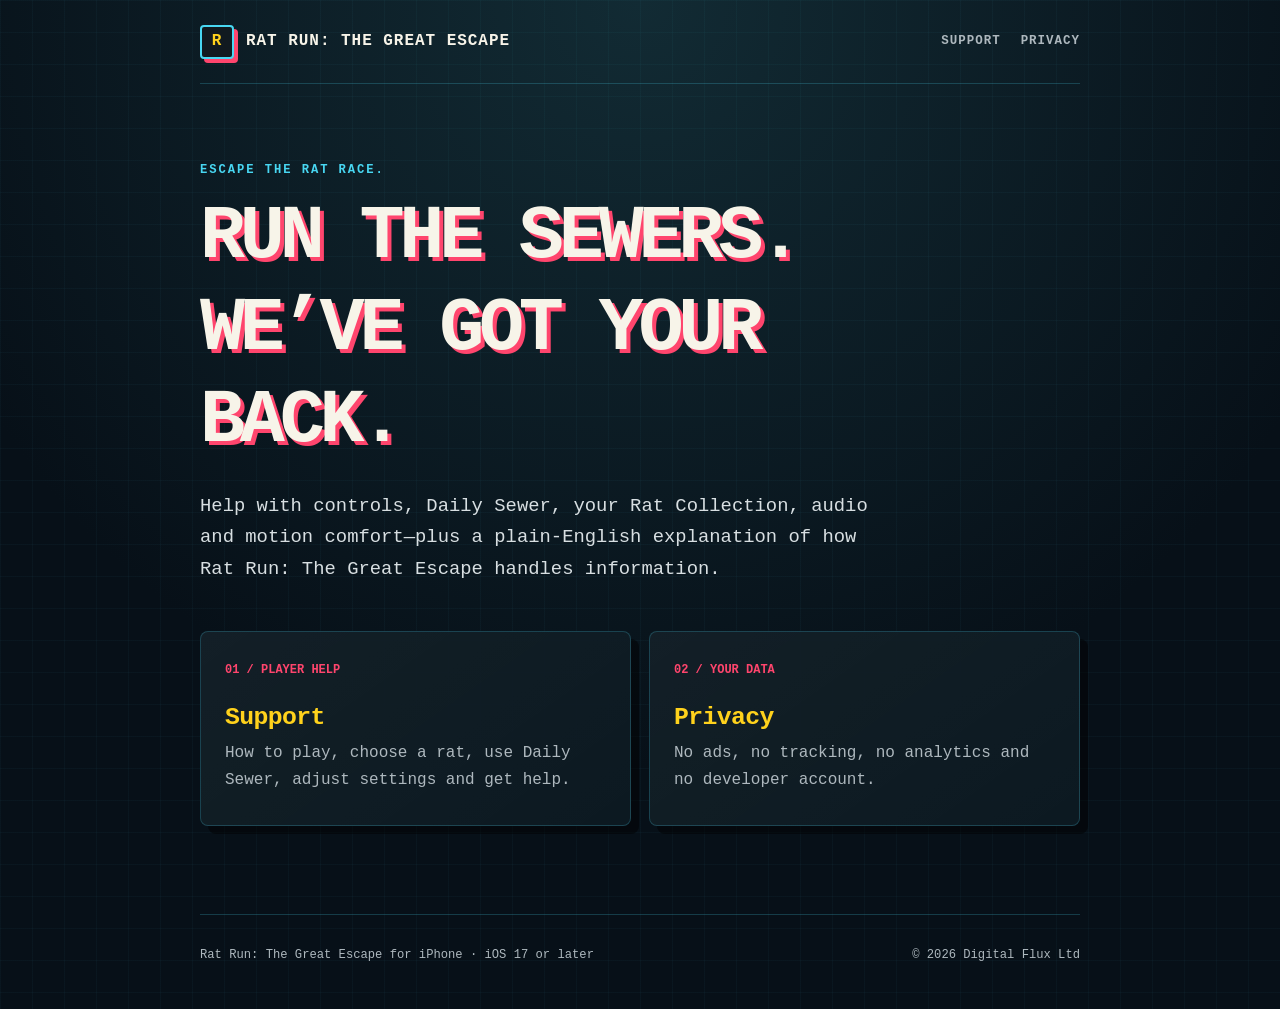
<file: index.html>
<!doctype html>
<html lang="en-GB">
<head>
    <meta charset="utf-8">
    <meta name="viewport" content="width=device-width, initial-scale=1">
    <meta name="description" content="Official support and privacy information for Rat Run: The Great Escape, the one-thumb retro sewer arcade game for iPhone.">
    <title>Rat Run: The Great Escape — Help &amp; Privacy</title>
    <link rel="stylesheet" href="./styles.css">
</head>
<body>
    <div class="site-shell">
        <header class="site-header">
            <a class="brand" href="./" aria-label="Rat Run: The Great Escape home">
                <span class="brand-mark" aria-hidden="true">R</span>
                <span>RAT RUN: THE GREAT ESCAPE</span>
            </a>
            <nav class="site-nav" aria-label="Main navigation">
                <a href="./support/">Support</a>
                <a href="./privacy/">Privacy</a>
            </nav>
        </header>

        <main>
            <p class="eyebrow">Escape the rat race.</p>
            <h1>RUN THE SEWERS.<br>WE’VE GOT YOUR BACK.</h1>
            <p class="lede">
                Help with controls, Daily Sewer, your Rat Collection, audio and
                motion comfort—plus a plain-English explanation of how Rat Run:
                The Great Escape handles information.
            </p>

            <div class="card-grid">
                <a class="card" href="./support/">
                    <span class="number">01 / PLAYER HELP</span>
                    <h2>Support</h2>
                    <p>How to play, choose a rat, use Daily Sewer, adjust settings and get help.</p>
                </a>
                <a class="card" href="./privacy/">
                    <span class="number">02 / YOUR DATA</span>
                    <h2>Privacy</h2>
                    <p>No ads, no tracking, no analytics and no developer account.</p>
                </a>
            </div>
        </main>

        <footer class="site-footer">
            <p>Rat Run: The Great Escape for iPhone · iOS 17 or later</p>
            <p>© 2026 Digital Flux Ltd</p>
        </footer>
    </div>
</body>
</html>
</file>
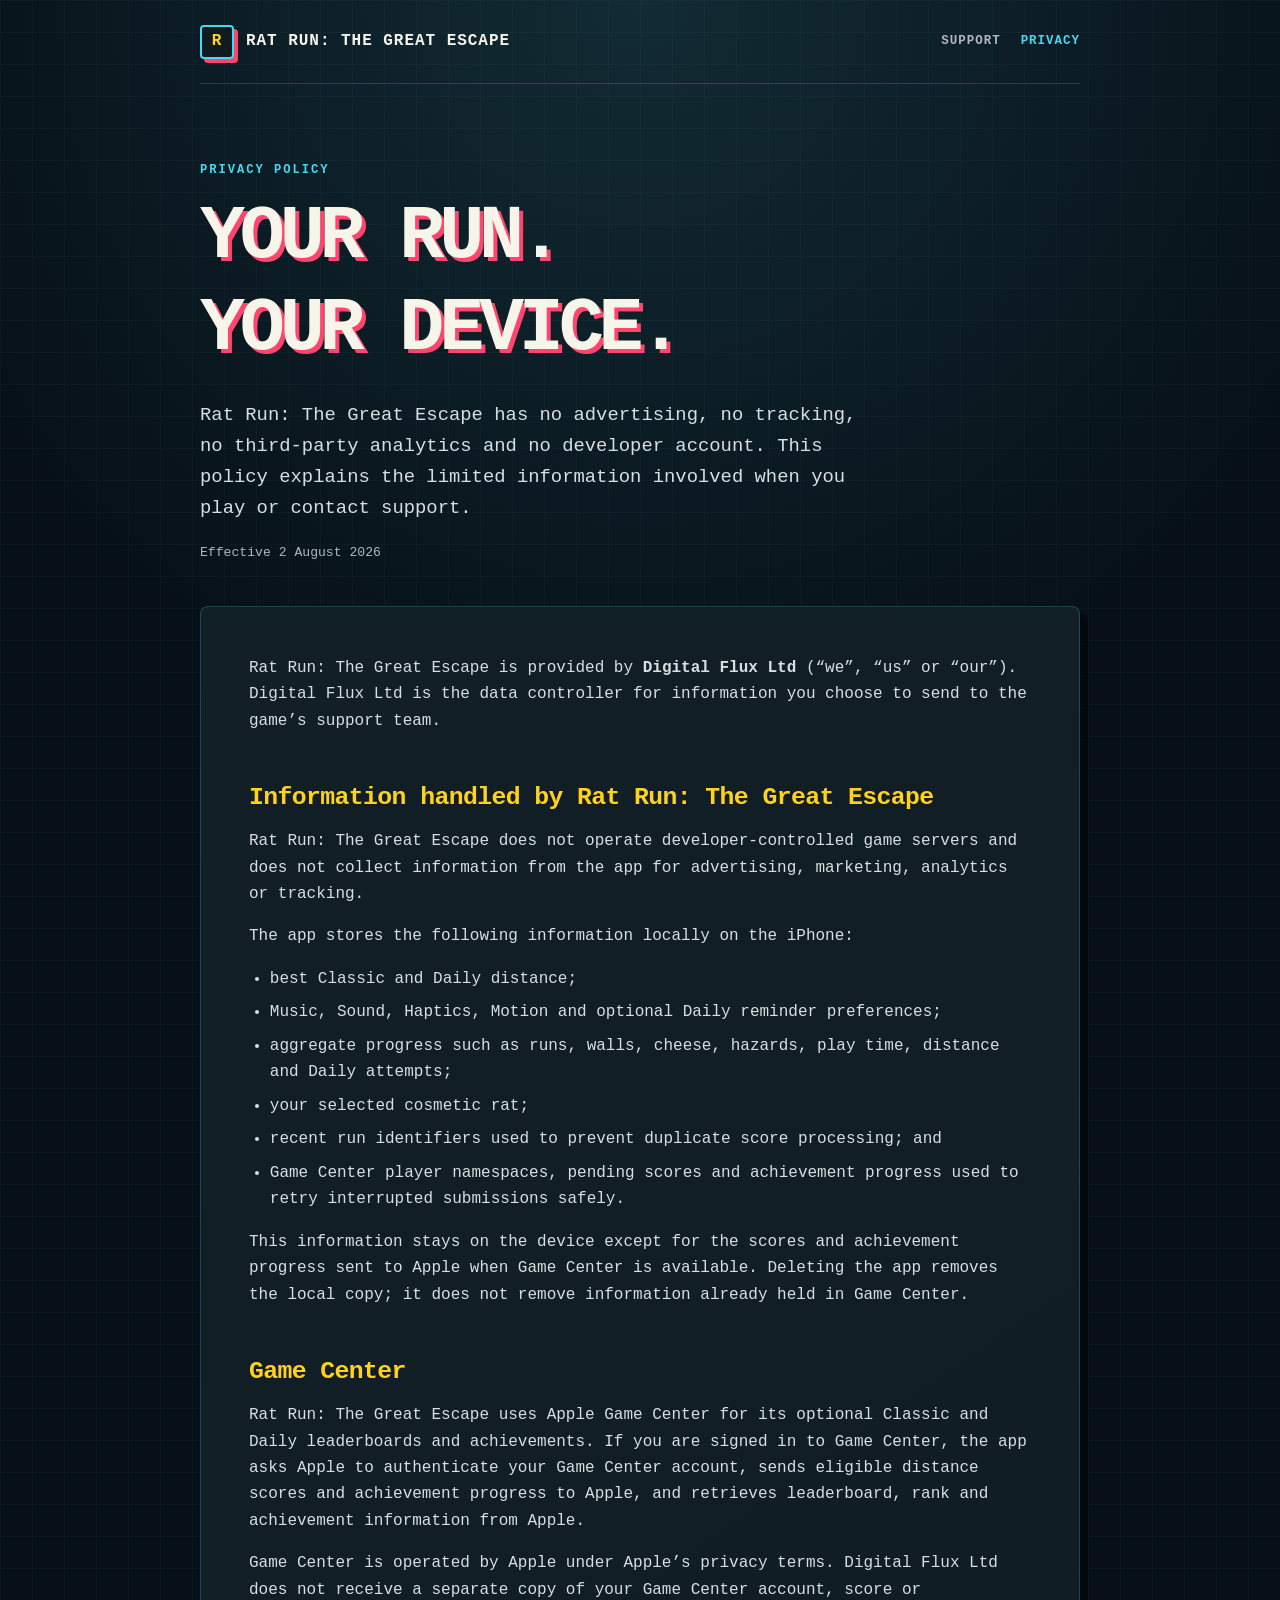
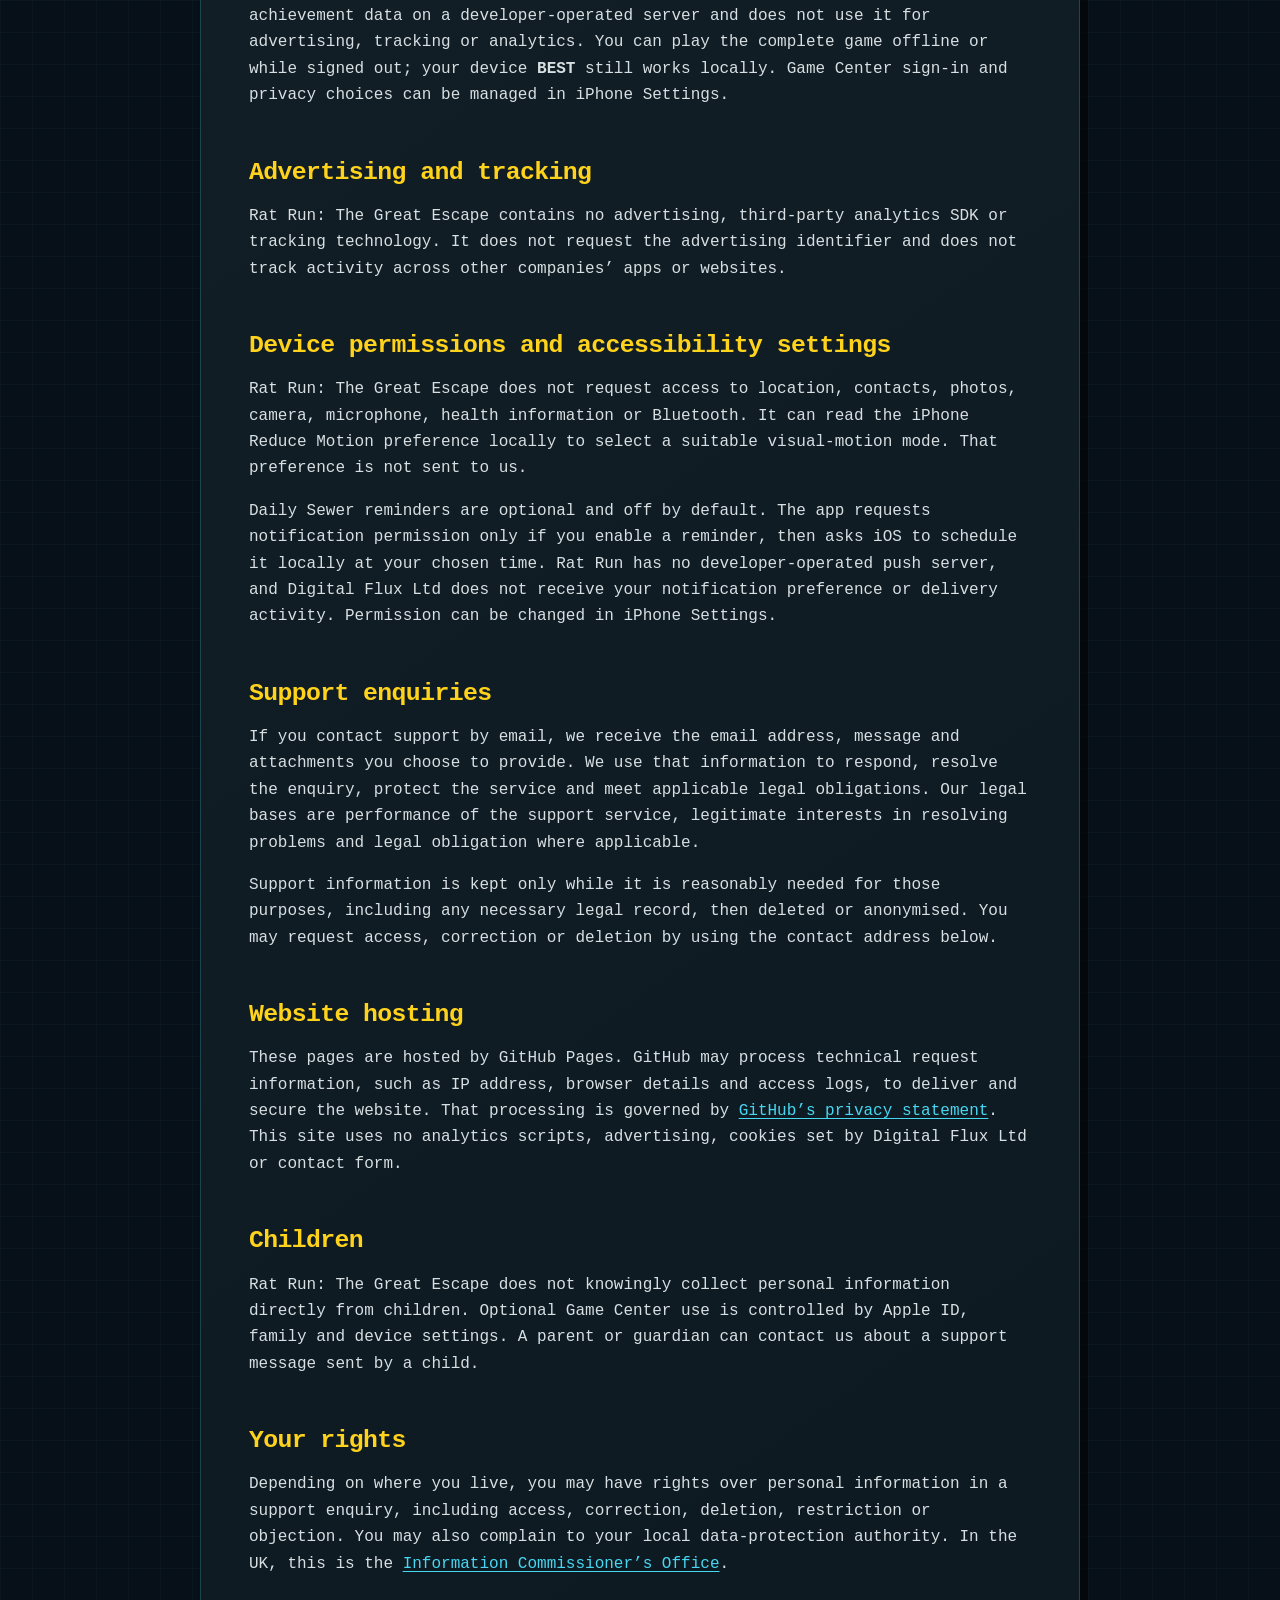
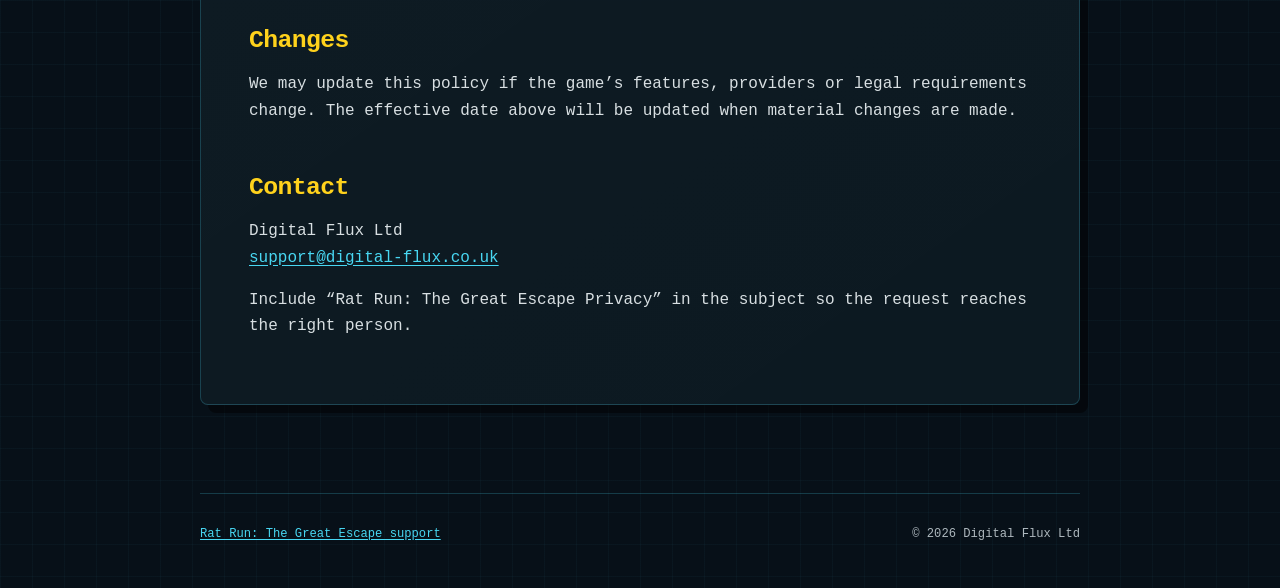
<file: privacy/index.html>
<!doctype html>
<html lang="en-GB">
<head>
    <meta charset="utf-8">
    <meta name="viewport" content="width=device-width, initial-scale=1">
    <meta name="description" content="Privacy policy for Rat Run: The Great Escape on iPhone. No ads, no tracking, no analytics and no developer-operated account or server.">
    <title>Privacy Policy — Rat Run: The Great Escape</title>
    <link rel="stylesheet" href="../styles.css">
</head>
<body>
    <div class="site-shell">
        <header class="site-header">
            <a class="brand" href="../" aria-label="Rat Run: The Great Escape home">
                <span class="brand-mark" aria-hidden="true">R</span>
                <span>RAT RUN: THE GREAT ESCAPE</span>
            </a>
            <nav class="site-nav" aria-label="Main navigation">
                <a href="../support/">Support</a>
                <a href="./" aria-current="page">Privacy</a>
            </nav>
        </header>

        <main>
            <p class="eyebrow">Privacy policy</p>
            <h1>YOUR RUN.<br>YOUR DEVICE.</h1>
            <p class="lede">
                Rat Run: The Great Escape has no advertising, no tracking, no
                third-party analytics and no developer account. This policy
                explains the limited information involved when you play or
                contact support.
            </p>
            <p class="meta">Effective 2 August 2026</p>

            <article class="content-panel">
                <p>
                    Rat Run: The Great Escape is provided by
                    <strong>Digital Flux Ltd</strong> (“we”, “us” or “our”).
                    Digital Flux Ltd is the data controller for information you
                    choose to send to the game’s support team.
                </p>

                <h2>Information handled by Rat Run: The Great Escape</h2>
                <p>
                    Rat Run: The Great Escape does not operate
                    developer-controlled game servers and does not collect
                    information from the app for advertising, marketing,
                    analytics or tracking.
                </p>
                <p>The app stores the following information locally on the iPhone:</p>
                <ul>
                    <li>best Classic and Daily distance;</li>
                    <li>Music, Sound, Haptics, Motion and optional Daily reminder
                    preferences;</li>
                    <li>aggregate progress such as runs, walls, cheese, hazards,
                    play time, distance and Daily attempts;</li>
                    <li>your selected cosmetic rat;</li>
                    <li>recent run identifiers used to prevent duplicate score processing; and</li>
                    <li>Game Center player namespaces, pending scores and achievement progress used to retry interrupted submissions safely.</li>
                </ul>
                <p>
                    This information stays on the device except for the scores
                    and achievement progress sent to Apple when Game Center is
                    available. Deleting the app removes the local copy; it does
                    not remove information already held in Game Center.
                </p>

                <h2>Game Center</h2>
                <p>
                    Rat Run: The Great Escape uses Apple Game Center for its
                    optional Classic and Daily leaderboards and achievements.
                    If you are signed in to Game Center, the app asks Apple to
                    authenticate your Game Center account, sends eligible
                    distance scores and achievement progress to Apple, and
                    retrieves leaderboard, rank and achievement information
                    from Apple.
                </p>
                <p>
                    Game Center is operated by Apple under Apple’s privacy
                    terms. Digital Flux Ltd does not receive a separate copy of
                    your Game Center account, score or achievement data on a
                    developer-operated server and does not use it for
                    advertising, tracking or analytics. You can play the
                    complete game offline or while signed out; your device
                    <strong>BEST</strong> still works locally. Game Center
                    sign-in and privacy choices can be managed in iPhone
                    Settings.
                </p>

                <h2>Advertising and tracking</h2>
                <p>
                    Rat Run: The Great Escape contains no advertising,
                    third-party analytics SDK or tracking technology. It does
                    not request the advertising identifier and does not track
                    activity across other companies’ apps or websites.
                </p>

                <h2>Device permissions and accessibility settings</h2>
                <p>
                    Rat Run: The Great Escape does not request access to
                    location, contacts, photos, camera, microphone, health
                    information or Bluetooth. It can read the iPhone Reduce
                    Motion preference locally to select a suitable visual-motion
                    mode. That preference is not sent to us.
                </p>
                <p>
                    Daily Sewer reminders are optional and off by default. The
                    app requests notification permission only if you enable a
                    reminder, then asks iOS to schedule it locally at your
                    chosen time. Rat Run has no developer-operated push server,
                    and Digital Flux Ltd does not receive your notification
                    preference or delivery activity. Permission can be changed
                    in iPhone Settings.
                </p>

                <h2>Support enquiries</h2>
                <p>
                    If you contact support by email, we receive the email
                    address, message and attachments you choose to provide. We
                    use that information to respond, resolve the enquiry,
                    protect the service and meet applicable legal obligations.
                    Our legal bases are performance of the support service,
                    legitimate interests in resolving problems and legal
                    obligation where applicable.
                </p>
                <p>
                    Support information is kept only while it is reasonably
                    needed for those purposes, including any necessary legal
                    record, then deleted or anonymised. You may request access,
                    correction or deletion by using the contact address below.
                </p>

                <h2>Website hosting</h2>
                <p>
                    These pages are hosted by GitHub Pages. GitHub may process
                    technical request information, such as IP address, browser
                    details and access logs, to deliver and secure the website.
                    That processing is governed by
                    <a href="https://docs.github.com/en/site-policy/privacy-policies/github-general-privacy-statement">GitHub’s privacy statement</a>.
                    This site uses no analytics scripts, advertising, cookies
                    set by Digital Flux Ltd or contact form.
                </p>

                <h2>Children</h2>
                <p>
                    Rat Run: The Great Escape does not knowingly collect
                    personal information directly from children. Optional Game
                    Center use is controlled by Apple ID, family and device
                    settings. A parent or guardian can contact us about a
                    support message sent by a child.
                </p>

                <h2>Your rights</h2>
                <p>
                    Depending on where you live, you may have rights over
                    personal information in a support enquiry, including access,
                    correction, deletion, restriction or objection. You may
                    also complain to your local data-protection authority. In
                    the UK, this is the
                    <a href="https://ico.org.uk/make-a-complaint/">Information Commissioner’s Office</a>.
                </p>

                <h2>Changes</h2>
                <p>
                    We may update this policy if the game’s features, providers
                    or legal requirements change. The effective date above will
                    be updated when material changes are made.
                </p>

                <h2>Contact</h2>
                <p>
                    Digital Flux Ltd<br>
                    <a href="mailto:support@digital-flux.co.uk?subject=Rat%20Run%3A%20The%20Great%20Escape%20Privacy">support@digital-flux.co.uk</a>
                </p>
                <p>
                    Include “Rat Run: The Great Escape Privacy” in the subject
                    so the request reaches the right person.
                </p>
            </article>
        </main>

        <footer class="site-footer">
            <p><a href="../support/">Rat Run: The Great Escape support</a></p>
            <p>© 2026 Digital Flux Ltd</p>
        </footer>
    </div>
</body>
</html>
</file>
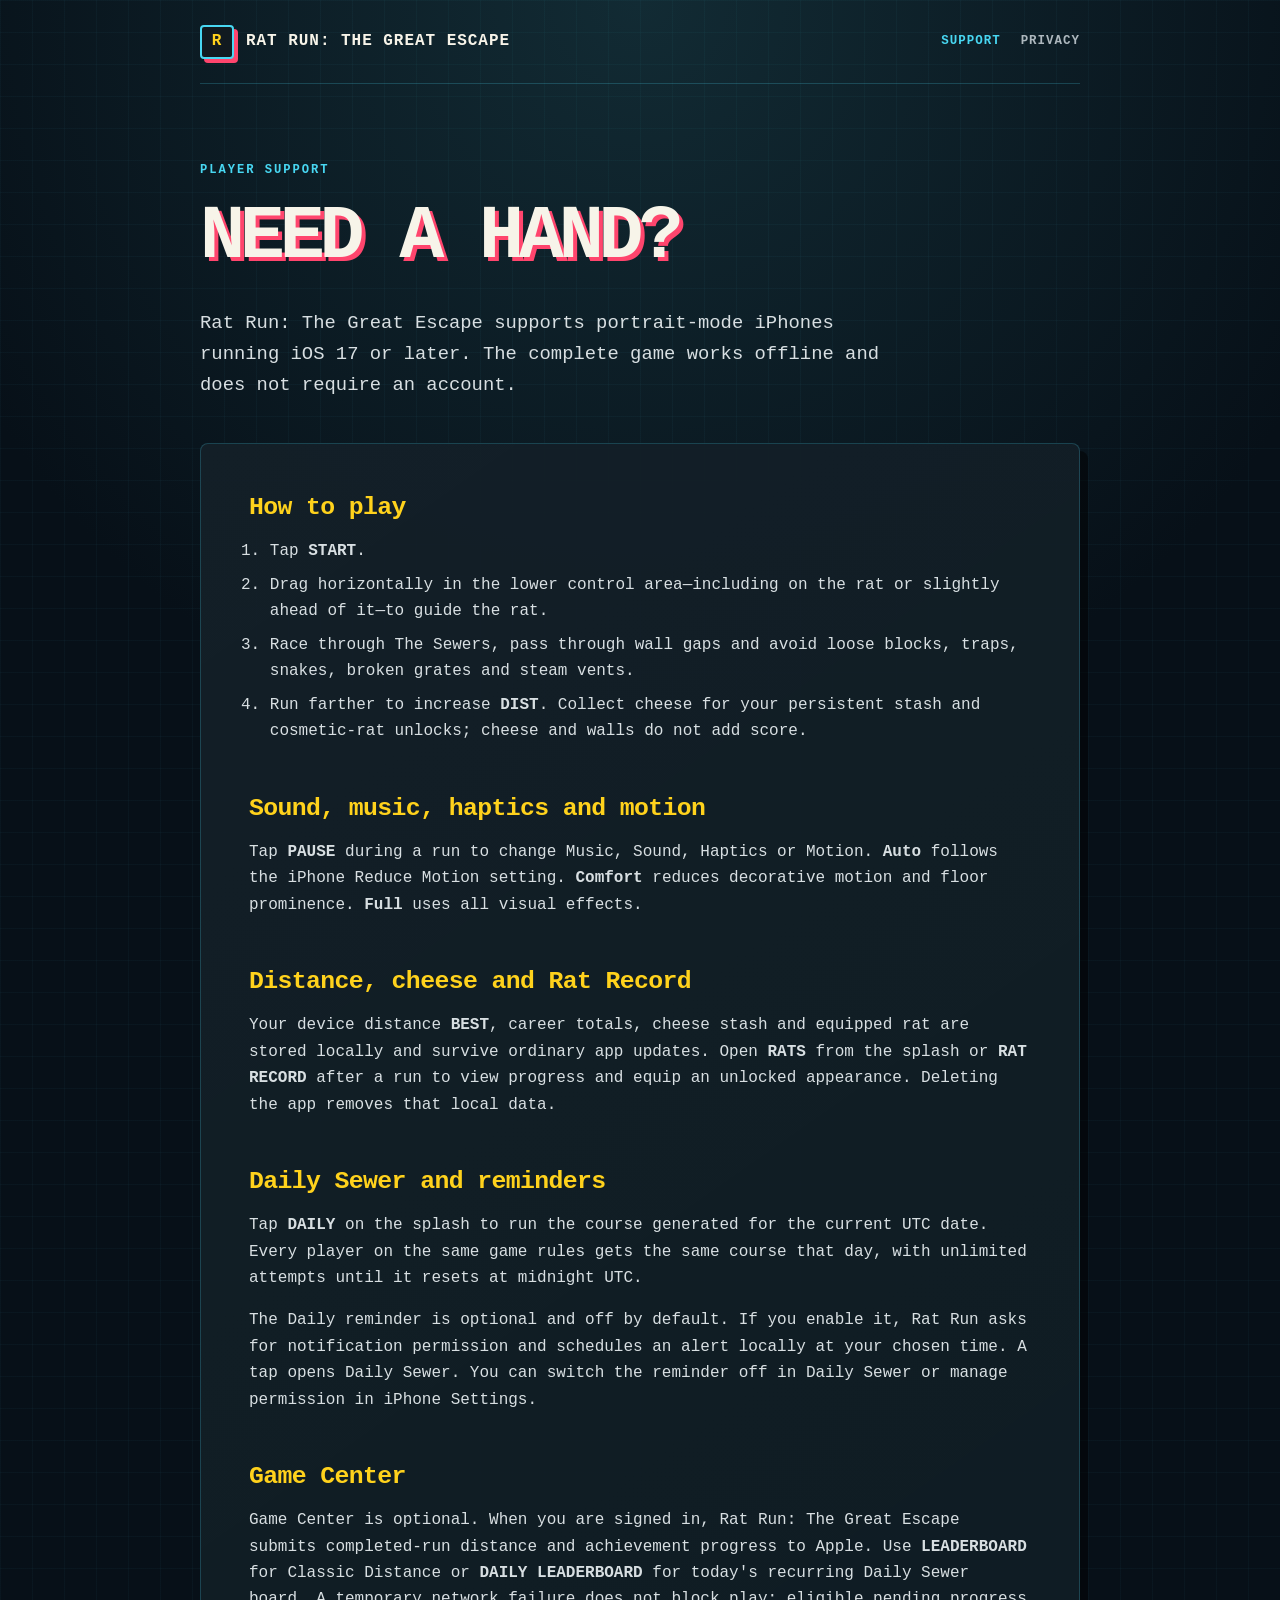
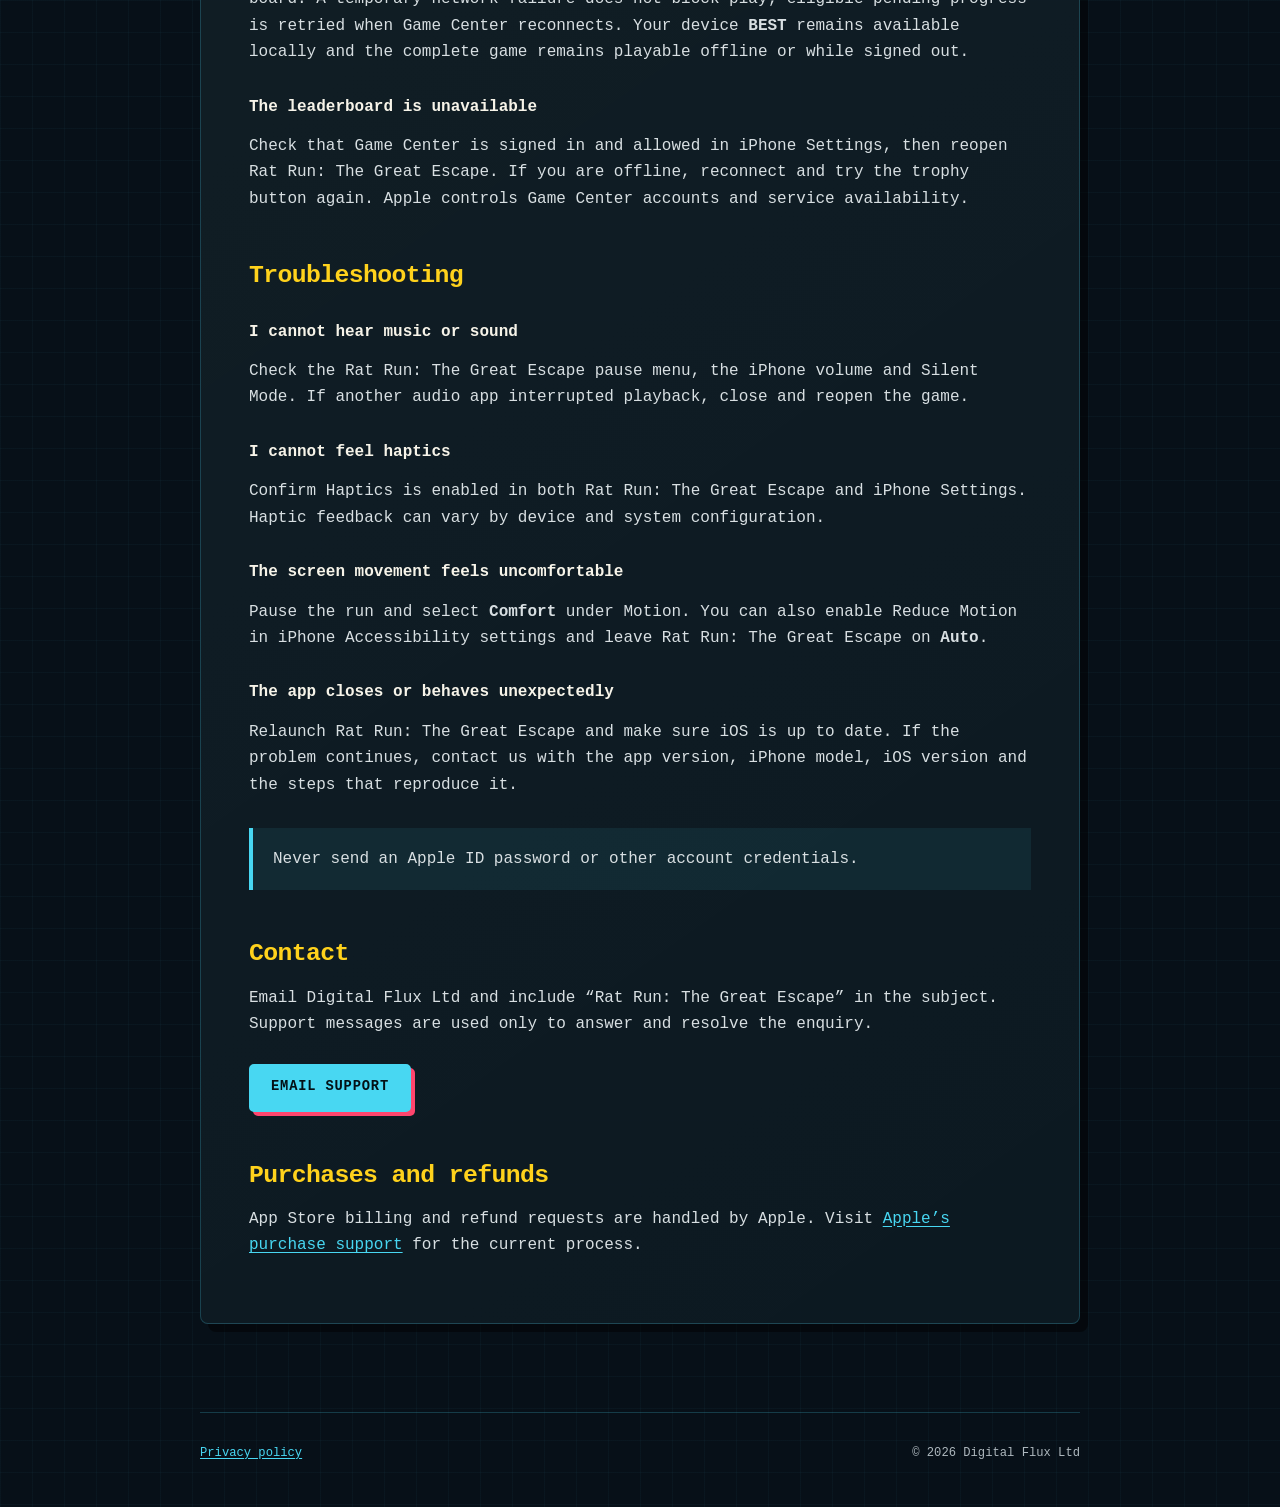
<file: support/index.html>
<!doctype html>
<html lang="en-GB">
<head>
    <meta charset="utf-8">
    <meta name="viewport" content="width=device-width, initial-scale=1">
    <meta name="description" content="Official support for Rat Run: The Great Escape on iPhone: controls, Game Center, sound, haptics and motion comfort.">
    <title>Support — Rat Run: The Great Escape</title>
    <link rel="stylesheet" href="../styles.css">
</head>
<body>
    <div class="site-shell">
        <header class="site-header">
            <a class="brand" href="../" aria-label="Rat Run: The Great Escape home">
                <span class="brand-mark" aria-hidden="true">R</span>
                <span>RAT RUN: THE GREAT ESCAPE</span>
            </a>
            <nav class="site-nav" aria-label="Main navigation">
                <a href="./" aria-current="page">Support</a>
                <a href="../privacy/">Privacy</a>
            </nav>
        </header>

        <main>
            <p class="eyebrow">Player support</p>
            <h1>NEED A HAND?</h1>
            <p class="lede">
                Rat Run: The Great Escape supports portrait-mode iPhones
                running iOS 17 or later. The complete game works offline and
                does not require an account.
            </p>

            <article class="content-panel">
                <h2>How to play</h2>
                <ol>
                    <li>Tap <strong>START</strong>.</li>
                    <li>Drag horizontally in the lower control area—including
                    on the rat or slightly ahead of it—to guide the rat.</li>
                    <li>Race through The Sewers, pass through wall gaps and
                    avoid loose blocks, traps, snakes, broken grates and steam
                    vents.</li>
                    <li>Run farther to increase <strong>DIST</strong>. Collect
                    cheese for your persistent stash and cosmetic-rat unlocks;
                    cheese and walls do not add score.</li>
                </ol>

                <h2>Sound, music, haptics and motion</h2>
                <p>
                    Tap <strong>PAUSE</strong> during a run to change Music,
                    Sound, Haptics or Motion. <strong>Auto</strong> follows the
                    iPhone Reduce Motion setting. <strong>Comfort</strong>
                    reduces decorative motion and floor prominence.
                    <strong>Full</strong> uses all visual effects.
                </p>

                <h2>Distance, cheese and Rat Record</h2>
                <p>
                    Your device distance <strong>BEST</strong>, career totals,
                    cheese stash and equipped rat are stored locally and
                    survive ordinary app updates. Open <strong>RATS</strong>
                    from the splash or <strong>RAT RECORD</strong> after a run
                    to view progress and equip an unlocked appearance. Deleting
                    the app removes that local data.
                </p>

                <h2>Daily Sewer and reminders</h2>
                <p>
                    Tap <strong>DAILY</strong> on the splash to run the course
                    generated for the current UTC date. Every player on the
                    same game rules gets the same course that day, with
                    unlimited attempts until it resets at midnight UTC.
                </p>
                <p>
                    The Daily reminder is optional and off by default. If you
                    enable it, Rat Run asks for notification permission and
                    schedules an alert locally at your chosen time. A tap opens
                    Daily Sewer. You can switch the reminder off in Daily Sewer
                    or manage permission in iPhone Settings.
                </p>

                <h2>Game Center</h2>
                <p>
                    Game Center is optional. When you are signed in, Rat Run:
                    The Great Escape submits completed-run distance and
                    achievement progress to Apple. Use
                    <strong>LEADERBOARD</strong> for Classic Distance or
                    <strong>DAILY LEADERBOARD</strong> for today's recurring
                    Daily Sewer board.
                    A temporary network failure does not block play; eligible
                    pending progress is retried when Game Center reconnects.
                    Your device <strong>BEST</strong> remains available locally
                    and the complete game remains playable offline or while
                    signed out.
                </p>

                <h3>The leaderboard is unavailable</h3>
                <p>
                    Check that Game Center is signed in and allowed in iPhone
                    Settings, then reopen Rat Run: The Great Escape. If you are
                    offline, reconnect and try the trophy button again. Apple
                    controls Game Center accounts and service availability.
                </p>

                <h2>Troubleshooting</h2>
                <h3>I cannot hear music or sound</h3>
                <p>
                    Check the Rat Run: The Great Escape pause menu, the iPhone
                    volume and Silent Mode. If another audio app interrupted
                    playback, close and reopen the game.
                </p>

                <h3>I cannot feel haptics</h3>
                <p>
                    Confirm Haptics is enabled in both Rat Run: The Great Escape
                    and iPhone Settings. Haptic feedback can vary by device and
                    system configuration.
                </p>

                <h3>The screen movement feels uncomfortable</h3>
                <p>
                    Pause the run and select <strong>Comfort</strong> under
                    Motion. You can also enable Reduce Motion in iPhone
                    Accessibility settings and leave Rat Run: The Great Escape on
                    <strong>Auto</strong>.
                </p>

                <h3>The app closes or behaves unexpectedly</h3>
                <p>
                    Relaunch Rat Run: The Great Escape and make sure iOS is up
                    to date. If the problem continues, contact us with the app
                    version, iPhone model, iOS version and the steps that
                    reproduce it.
                </p>

                <div class="callout">
                    <p>
                        Never send an Apple ID password or other account
                        credentials.
                    </p>
                </div>

                <h2>Contact</h2>
                <p>
                    Email Digital Flux Ltd and include “Rat Run: The Great
                    Escape” in the subject. Support messages are used only to
                    answer and resolve the enquiry.
                </p>
                <a class="contact-button" href="mailto:support@digital-flux.co.uk?subject=Rat%20Run%3A%20The%20Great%20Escape%20Support">
                    Email support
                </a>

                <h2>Purchases and refunds</h2>
                <p>
                    App Store billing and refund requests are handled by Apple.
                    Visit
                    <a href="https://support.apple.com/en-gb/118223">Apple’s purchase support</a>
                    for the current process.
                </p>
            </article>
        </main>

        <footer class="site-footer">
            <p><a href="../privacy/">Privacy policy</a></p>
            <p>© 2026 Digital Flux Ltd</p>
        </footer>
    </div>
</body>
</html>
</file>
<file: styles.css>
:root {
    color-scheme: dark;
    --ink: #f7f4e9;
    --muted: #aeb8be;
    --night: #071018;
    --panel: #0d1a22;
    --panel-strong: #111f28;
    --cyan: #48d7f2;
    --cyan-dark: #146378;
    --cheese: #ffd21c;
    --pink: #ff456d;
    --line: rgba(72, 215, 242, 0.22);
    --shadow: rgba(0, 0, 0, 0.48);
    font-family: ui-monospace, "SFMono-Regular", Menlo, Monaco, Consolas,
        "Liberation Mono", monospace;
}

* {
    box-sizing: border-box;
}

html {
    min-height: 100%;
    background: var(--night);
    scroll-behavior: smooth;
}

body {
    min-height: 100vh;
    margin: 0;
    color: var(--ink);
    background:
        linear-gradient(rgba(72, 215, 242, 0.035) 1px, transparent 1px),
        linear-gradient(90deg, rgba(72, 215, 242, 0.035) 1px, transparent 1px),
        radial-gradient(circle at 50% 0%, #122b34 0, var(--night) 48rem);
    background-size: 32px 32px, 32px 32px, auto;
    line-height: 1.65;
}

a {
    color: var(--cyan);
    text-underline-offset: 0.2em;
}

a:hover,
a:focus-visible {
    color: #91edff;
}

.site-shell {
    width: min(100% - 32px, 880px);
    margin: 0 auto;
}

.site-header {
    display: flex;
    align-items: center;
    justify-content: space-between;
    gap: 24px;
    min-height: 84px;
    border-bottom: 1px solid var(--line);
}

.brand {
    display: inline-flex;
    align-items: center;
    gap: 12px;
    color: var(--ink);
    font-weight: 900;
    letter-spacing: 0.06em;
    text-decoration: none;
}

.brand-mark {
    display: grid;
    width: 34px;
    height: 34px;
    place-items: center;
    border: 2px solid var(--cyan);
    border-radius: 4px;
    background: #111a20;
    color: var(--cheese);
    box-shadow: 4px 4px 0 var(--pink);
}

.site-nav {
    display: flex;
    flex-wrap: wrap;
    gap: 8px 20px;
}

.site-nav a {
    color: var(--muted);
    font-size: 0.78rem;
    font-weight: 800;
    letter-spacing: 0.08em;
    text-decoration: none;
    text-transform: uppercase;
}

.site-nav a[aria-current="page"] {
    color: var(--cyan);
}

main {
    padding: 76px 0 88px;
}

.eyebrow {
    margin: 0 0 12px;
    color: var(--cyan);
    font-size: 0.76rem;
    font-weight: 900;
    letter-spacing: 0.16em;
    text-transform: uppercase;
}

h1,
h2,
h3 {
    line-height: 1.22;
}

h1 {
    max-width: 720px;
    margin: 0;
    font-size: clamp(2.35rem, 8vw, 4.7rem);
    letter-spacing: -0.07em;
    text-wrap: balance;
    text-shadow: 4px 4px 0 var(--pink);
}

h2 {
    margin: 3rem 0 0.8rem;
    color: var(--cheese);
    font-size: clamp(1.2rem, 3vw, 1.55rem);
    letter-spacing: -0.025em;
}

h3 {
    margin: 2rem 0 0.55rem;
    font-size: 1rem;
}

p,
li {
    color: #d8dfe2;
}

.lede {
    max-width: 680px;
    margin: 24px 0 0;
    color: #d8dfe2;
    font-size: clamp(1rem, 2vw, 1.18rem);
}

.meta {
    margin: 18px 0 0;
    color: var(--muted);
    font-size: 0.82rem;
}

.card-grid {
    display: grid;
    grid-template-columns: repeat(2, minmax(0, 1fr));
    gap: 18px;
    margin-top: 46px;
}

.card,
.content-panel {
    border: 1px solid var(--line);
    border-radius: 8px;
    background:
        linear-gradient(145deg, rgba(255, 255, 255, 0.028), transparent),
        rgba(13, 26, 34, 0.94);
    box-shadow: 8px 8px 0 var(--shadow);
}

.card {
    display: block;
    min-height: 195px;
    padding: 24px;
    color: var(--ink);
    text-decoration: none;
}

.card:hover,
.card:focus-visible {
    border-color: rgba(72, 215, 242, 0.72);
    transform: translate(-2px, -2px);
    box-shadow: 10px 10px 0 var(--shadow);
}

.card .number {
    color: var(--pink);
    font-size: 0.75rem;
    font-weight: 900;
}

.card h2 {
    margin: 20px 0 8px;
}

.card p {
    margin: 0;
    color: var(--muted);
}

.content-panel {
    margin-top: 42px;
    padding: clamp(22px, 5vw, 48px);
}

.content-panel > :first-child {
    margin-top: 0;
}

ul,
ol {
    padding-left: 1.3rem;
}

li + li {
    margin-top: 0.45rem;
}

.callout {
    margin: 30px 0;
    padding: 18px 20px;
    border-left: 4px solid var(--cyan);
    background: rgba(72, 215, 242, 0.08);
}

.callout p {
    margin: 0;
}

.contact-button {
    display: inline-flex;
    align-items: center;
    min-height: 48px;
    margin-top: 10px;
    padding: 0 20px;
    border: 2px solid var(--cyan);
    border-radius: 5px;
    background: var(--cyan);
    color: #031116;
    font-size: 0.86rem;
    font-weight: 900;
    letter-spacing: 0.06em;
    text-decoration: none;
    text-transform: uppercase;
    box-shadow: 4px 4px 0 var(--pink);
}

.contact-button:hover,
.contact-button:focus-visible {
    color: #031116;
    background: #8aecff;
}

.site-footer {
    display: flex;
    flex-wrap: wrap;
    justify-content: space-between;
    gap: 14px 24px;
    padding: 30px 0 44px;
    border-top: 1px solid var(--line);
    color: var(--muted);
    font-size: 0.76rem;
}

.site-footer p {
    margin: 0;
    color: inherit;
}

@media (max-width: 640px) {
    .site-header {
        align-items: flex-start;
        flex-direction: column;
        justify-content: center;
        min-height: 118px;
        padding: 22px 0;
    }

    main {
        padding-top: 52px;
    }

    .card-grid {
        grid-template-columns: 1fr;
    }

    .site-footer {
        flex-direction: column;
    }
}

@media (prefers-reduced-motion: reduce) {
    html {
        scroll-behavior: auto;
    }

    .card {
        transition: none;
    }
}
</file>
